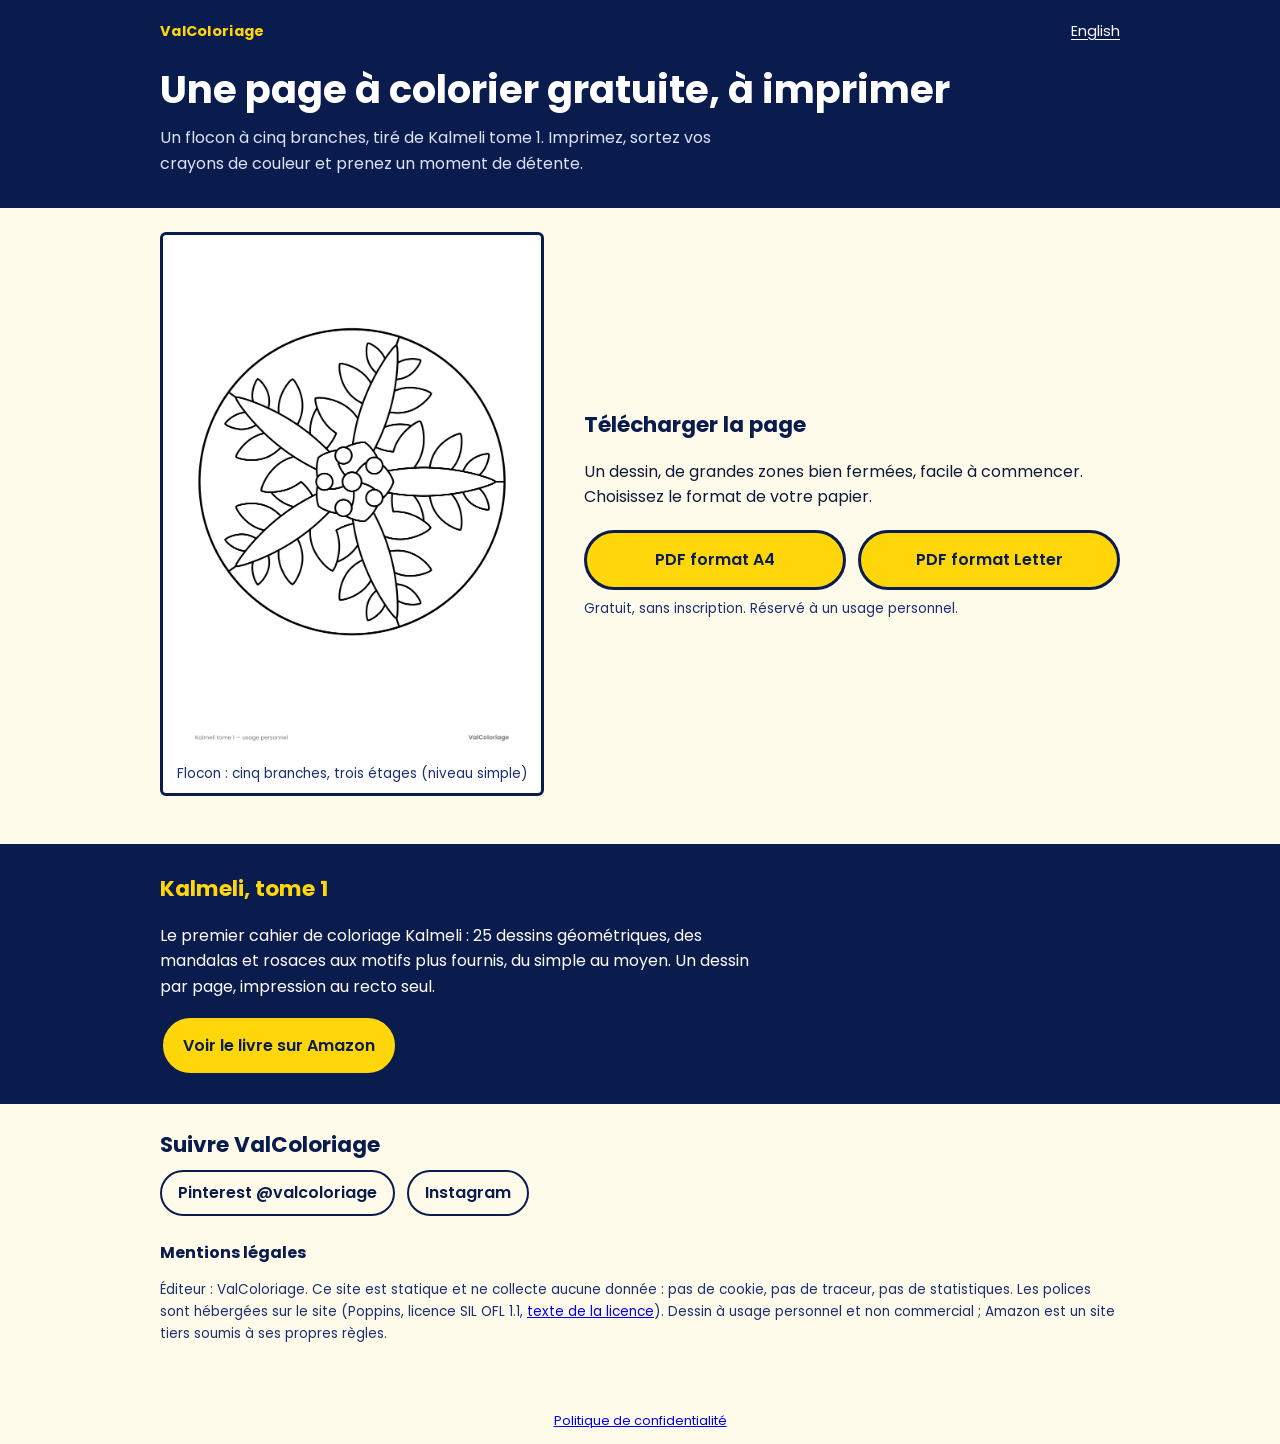
<file: index.html>
<!doctype html>
<html lang="fr">
<head>
<meta charset="utf-8">
<meta name="viewport" content="width=device-width, initial-scale=1">
<title>Page à colorier gratuite : flocon à imprimer | ValColoriage</title>
<meta name="description" content="Un flocon à colorier à imprimer gratuitement, en PDF A4 ou Letter. Coloriage adulte, motif géométrique pour un moment de détente, extrait de Kalmeli tome 1.">
<link rel="stylesheet" href="style.css">
</head>
<body>
<header>
  <div class="contenu">
    <div class="barre">
      <span class="marque">ValColoriage</span>
      <span class="langue"><a href="en/index.html" hreflang="en" lang="en">English</a></span>
    </div>
    <h1>Une page à colorier gratuite, à imprimer</h1>
    <p class="accroche">Un flocon à cinq branches, tiré de Kalmeli tome 1. Imprimez, sortez vos crayons de couleur et prenez un moment de détente.</p>
  </div>
</header>

<main>
  <div class="contenu">
    <div class="page-gratuite">
      <figure class="apercu">
        <img src="img/apercu-flocon.png" width="900" height="1273" alt="Page à colorier : un flocon à cinq branches à rameaux feuillus, dans un grand cercle, en traits noirs sur fond blanc.">
        <figcaption>Flocon : cinq branches, trois étages (niveau simple)</figcaption>
      </figure>
      <div>
        <h2>Télécharger la page</h2>
        <p>Un dessin, de grandes zones bien fermées, facile à commencer. Choisissez le format de votre papier.</p>
        <div class="boutons">
          <a class="bouton" href="pdf/kalmeli-t1-flocon-a4.pdf" download>PDF format A4</a>
          <a class="bouton" href="pdf/kalmeli-t1-flocon-letter.pdf" download>PDF format Letter</a>
        </div>
        <p class="note">Gratuit, sans inscription. Réservé à un usage personnel.</p>
      </div>
    </div>
  </div>
</main>

<section class="livre" id="livre">
  <div class="contenu">
    <h2>Kalmeli, tome 1</h2>
    <p>Le premier cahier de coloriage Kalmeli : 25 dessins géométriques, des mandalas et rosaces aux motifs plus fournis, du simple au moyen. Un dessin par page, impression au recto seul.</p>
    <!-- Lien Amazon FR du tome 1 -->
    <a class="bouton" href="https://www.amazon.fr/dp/B0HPFLVXMB" rel="noopener">Voir le livre sur Amazon</a>
  </div>
</section>

<section class="reseaux" id="reseaux">
  <div class="contenu">
    <h2>Suivre ValColoriage</h2>
    <!-- À REMPLIR : URL des pages sociales (inconnues à ce jour, à confirmer par Léo avant publication). -->
    <ul>
      <li><a href="https://www.pinterest.com/valcoloriage/" rel="noopener">Pinterest @valcoloriage</a></li>
      <li><a href="https://www.instagram.com/livreskalmeli/" rel="noopener">Instagram</a></li>
    </ul>
  </div>
</section>

<footer>
  <div class="contenu">
    <h2 id="mentions">Mentions légales</h2>
    <p>Éditeur : ValColoriage. Ce site est statique et ne collecte aucune donnée : pas de cookie, pas de traceur, pas de statistiques. Les polices sont hébergées sur le site (Poppins, licence SIL OFL 1.1, <a href="fonts/OFL-Poppins.txt">texte de la licence</a>). Dessin à usage personnel et non commercial ; Amazon est un site tiers soumis à ses propres règles.</p>
  </div>
</footer>
<p style="text-align:center;font-size:.8em"><a href="confidentialite.html">Politique de confidentialité</a></p>
</body>
</html>
</file>
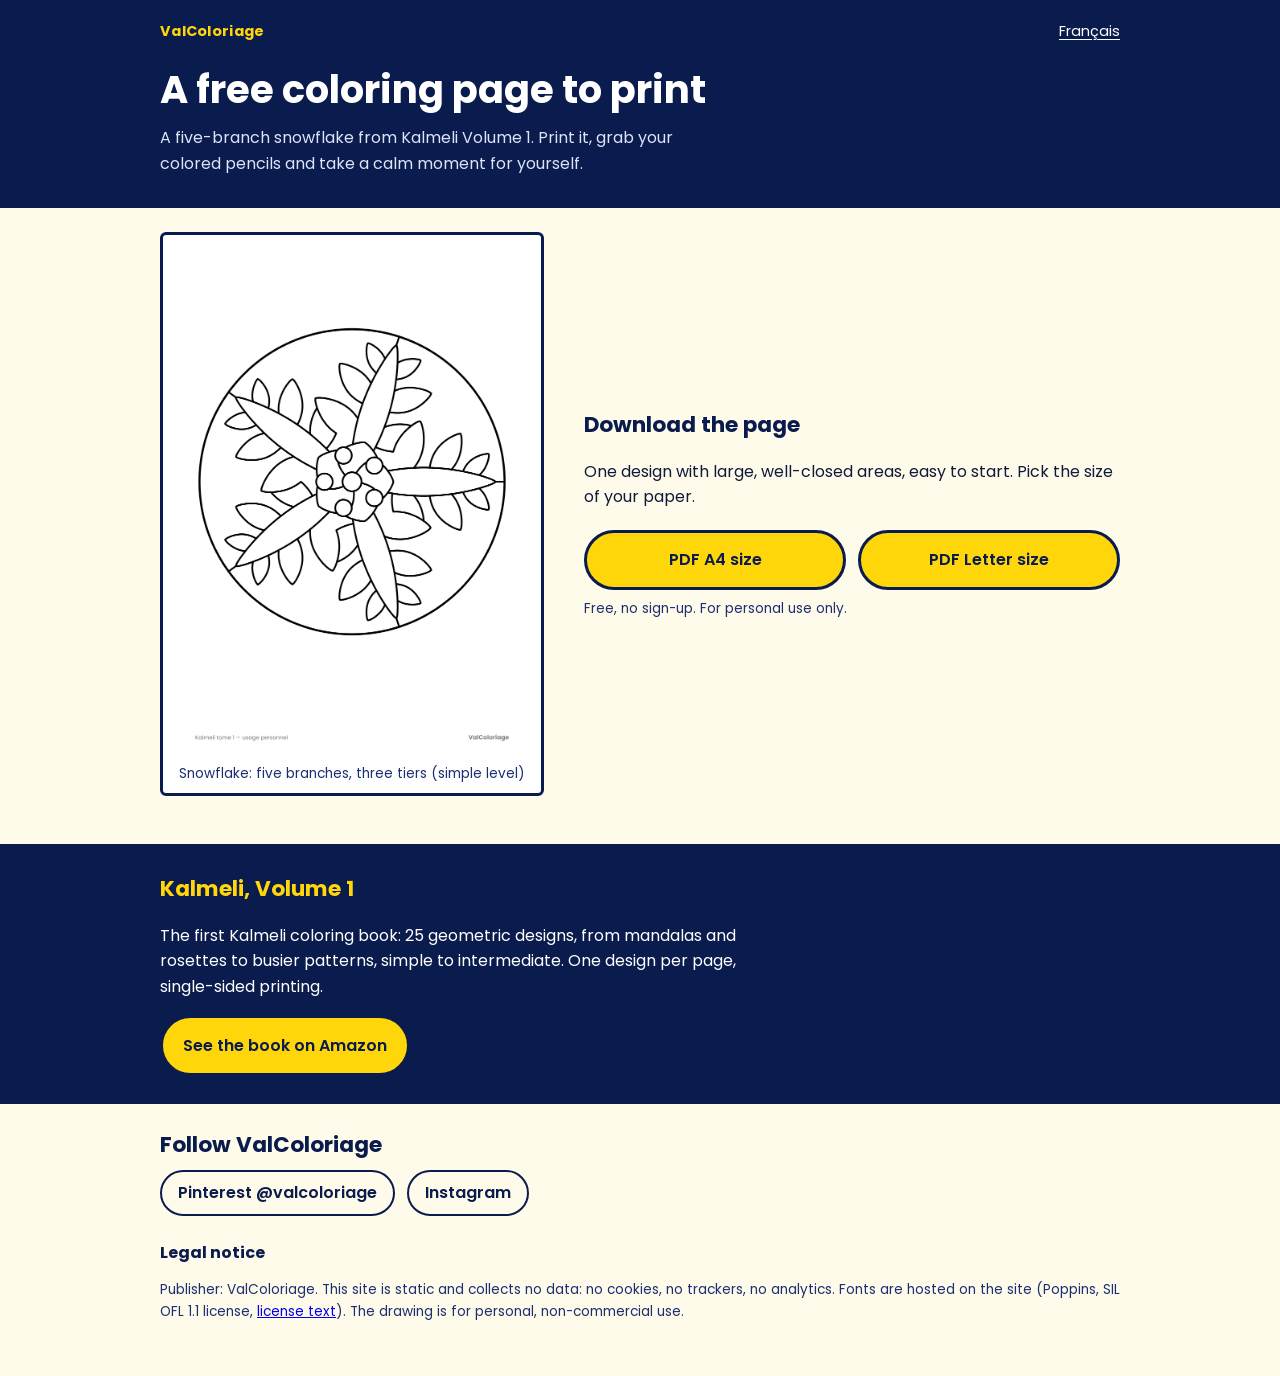
<file: en/index.html>
<!doctype html>
<html lang="en">
<head>
<meta charset="utf-8">
<meta name="viewport" content="width=device-width, initial-scale=1">
<title>Free printable coloring page: snowflake | ValColoriage</title>
<meta name="description" content="A snowflake coloring page to print for free, PDF in A4 or Letter. Adult coloring, a geometric pattern for a calm moment, from Kalmeli Volume 1.">
<link rel="stylesheet" href="../style.css">
</head>
<body>
<header>
  <div class="contenu">
    <div class="barre">
      <span class="marque">ValColoriage</span>
      <span class="langue"><a href="../index.html" hreflang="fr" lang="fr">Français</a></span>
    </div>
    <h1>A free coloring page to print</h1>
    <p class="accroche">A five-branch snowflake from Kalmeli Volume 1. Print it, grab your colored pencils and take a calm moment for yourself.</p>
  </div>
</header>

<main>
  <div class="contenu">
    <div class="page-gratuite">
      <figure class="apercu">
        <img src="../img/apercu-flocon.png" width="900" height="1273" alt="Coloring page: a five-branch snowflake with leafy sprigs inside a large circle, in black lines on white.">
        <figcaption>Snowflake: five branches, three tiers (simple level)</figcaption>
      </figure>
      <div>
        <h2>Download the page</h2>
        <p>One design with large, well-closed areas, easy to start. Pick the size of your paper.</p>
        <div class="boutons">
          <a class="bouton" href="../pdf/kalmeli-t1-flocon-a4.pdf" download>PDF A4 size</a>
          <a class="bouton" href="../pdf/kalmeli-t1-flocon-letter.pdf" download>PDF Letter size</a>
        </div>
        <p class="note">Free, no sign-up. For personal use only.</p>
      </div>
    </div>
  </div>
</main>

<section class="livre" id="livre">
  <div class="contenu">
    <h2>Kalmeli, Volume 1</h2>
    <p>The first Kalmeli coloring book: 25 geometric designs, from mandalas and rosettes to busier patterns, simple to intermediate. One design per page, single-sided printing.</p>
    <!-- Lien Amazon US du volume 1 (EN) -->
    <a class="bouton" href="https://www.amazon.com/dp/B0HPG2SQWB" rel="noopener">See the book on Amazon</a>
  </div>
</section>

<section class="reseaux" id="reseaux">
  <div class="contenu">
    <h2>Follow ValColoriage</h2>
    <!-- À REMPLIR : URL des pages sociales (inconnues à ce jour, à confirmer par Léo avant publication). -->
    <ul>
      <li><a href="https://www.pinterest.com/valcoloriage/" rel="noopener">Pinterest @valcoloriage</a></li>
      <li><a href="https://www.instagram.com/livreskalmeli/" rel="noopener">Instagram</a></li>
    </ul>
  </div>
</section>

<footer>
  <div class="contenu">
    <h2 id="mentions">Legal notice</h2>
    <p>Publisher: ValColoriage. This site is static and collects no data: no cookies, no trackers, no analytics. Fonts are hosted on the site (Poppins, SIL OFL 1.1 license, <a href="../fonts/OFL-Poppins.txt">license text</a>). The drawing is for personal, non-commercial use.</p>
  </div>
</footer>
</body>
</html>
</file>
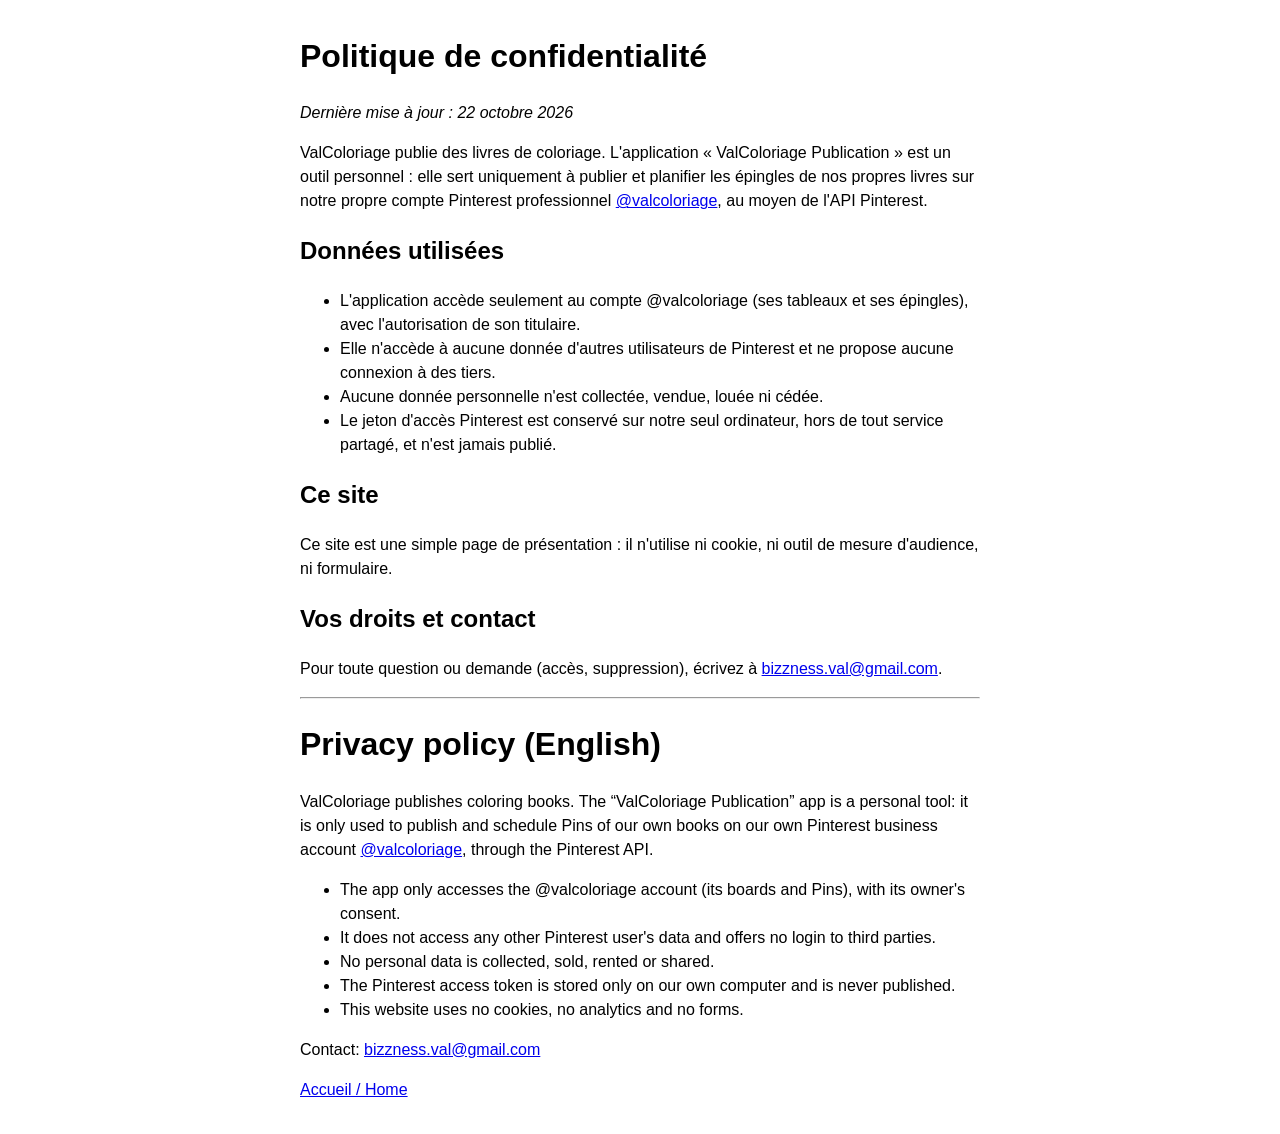
<file: confidentialite.html>
<!doctype html><html lang="fr"><head><meta charset="utf-8"><meta name="viewport" content="width=device-width,initial-scale=1"><title>Politique de confidentialité – ValColoriage</title></head>
<body style="font-family:sans-serif;max-width:680px;margin:2em auto;padding:0 1em;line-height:1.5">
<h1>Politique de confidentialité</h1>
<p><em>Dernière mise à jour : 22 octobre 2026</em></p>
<p>ValColoriage publie des livres de coloriage. L'application « ValColoriage Publication » est un outil personnel : elle sert uniquement à publier et planifier les épingles de nos propres livres sur notre propre compte Pinterest professionnel <a href="https://www.pinterest.com/valcoloriage/">@valcoloriage</a>, au moyen de l'API Pinterest.</p>
<h2>Données utilisées</h2>
<ul>
<li>L'application accède seulement au compte @valcoloriage (ses tableaux et ses épingles), avec l'autorisation de son titulaire.</li>
<li>Elle n'accède à aucune donnée d'autres utilisateurs de Pinterest et ne propose aucune connexion à des tiers.</li>
<li>Aucune donnée personnelle n'est collectée, vendue, louée ni cédée.</li>
<li>Le jeton d'accès Pinterest est conservé sur notre seul ordinateur, hors de tout service partagé, et n'est jamais publié.</li>
</ul>
<h2>Ce site</h2>
<p>Ce site est une simple page de présentation : il n'utilise ni cookie, ni outil de mesure d'audience, ni formulaire.</p>
<h2>Vos droits et contact</h2>
<p>Pour toute question ou demande (accès, suppression), écrivez à <a href="mailto:bizzness.val@gmail.com">bizzness.val@gmail.com</a>.</p>
<hr>
<h1 lang="en">Privacy policy (English)</h1>
<div lang="en">
<p>ValColoriage publishes coloring books. The “ValColoriage Publication” app is a personal tool: it is only used to publish and schedule Pins of our own books on our own Pinterest business account <a href="https://www.pinterest.com/valcoloriage/">@valcoloriage</a>, through the Pinterest API.</p>
<ul>
<li>The app only accesses the @valcoloriage account (its boards and Pins), with its owner's consent.</li>
<li>It does not access any other Pinterest user's data and offers no login to third parties.</li>
<li>No personal data is collected, sold, rented or shared.</li>
<li>The Pinterest access token is stored only on our own computer and is never published.</li>
<li>This website uses no cookies, no analytics and no forms.</li>
</ul>
<p>Contact: <a href="mailto:bizzness.val@gmail.com">bizzness.val@gmail.com</a></p>
</div>
<p><a href="index.html">Accueil / Home</a></p></body></html>
</file>
<file: style.css>
/* ValColoriage : page gratuite Kalmeli tome 1. Aucune ressource externe. Couleurs de la couverture : bleu nuit #0A1B4D, jaune #FFD60A. */
@font-face { font-family: "Poppins"; src: url("fonts/Poppins-Regular.ttf") format("truetype"); font-weight: 400; font-display: swap; }
@font-face { font-family: "Poppins"; src: url("fonts/Poppins-SemiBold.ttf") format("truetype"); font-weight: 600; font-display: swap; }
@font-face { font-family: "Poppins"; src: url("fonts/Poppins-Bold.ttf") format("truetype"); font-weight: 700; font-display: swap; }

:root {
  --nuit: #0A1B4D;
  --nuit-clair: #1B2F72;
  --jaune: #FFD60A;
  --creme: #FFFBEA;
  --texte: #101A3A;
}
* { box-sizing: border-box; }
html { -webkit-text-size-adjust: 100%; }
body {
  margin: 0;
  font-family: "Poppins", system-ui, sans-serif;
  font-size: 1rem;
  line-height: 1.6;
  color: var(--texte);
  background: var(--creme);
}
.contenu { width: 100%; max-width: 62rem; margin: 0 auto; padding: 0 1rem; }

header { background: var(--nuit); color: #fff; padding: 1.25rem 0 2rem; }
.barre { display: flex; justify-content: space-between; align-items: center; gap: 1rem; font-size: 0.9rem; }
.marque { font-weight: 700; letter-spacing: 0.02em; color: var(--jaune); }
.langue a { color: #fff; text-decoration: underline; text-underline-offset: 3px; }
h1 { font-size: 1.75rem; line-height: 1.2; margin: 1.5rem 0 0.75rem; font-weight: 700; }
.accroche { margin: 0; color: #DDE3F8; max-width: 36rem; }

main { padding: 1.5rem 0 1rem; }
.page-gratuite { display: grid; gap: 1.5rem; }
.apercu { margin: 0; background: #fff; border: 3px solid var(--nuit); border-radius: 6px; padding: 0.5rem; max-width: 24rem; width: 100%; justify-self: center; }
.apercu img { display: block; width: 100%; height: auto; }
.apercu figcaption { font-size: 0.85rem; text-align: center; padding-top: 0.5rem; color: var(--nuit-clair); }
h2 { font-size: 1.35rem; margin: 0 0 0.5rem; color: var(--nuit); }
.boutons { display: grid; gap: 0.75rem; margin: 1.25rem 0 0.5rem; }
.bouton {
  display: block; text-align: center; text-decoration: none; font-weight: 600;
  padding: 0.9rem 1.25rem; border-radius: 999px; min-height: 3rem;
  background: var(--jaune); color: var(--nuit); border: 3px solid var(--nuit);
}
.bouton:hover, .bouton:focus-visible { background: var(--nuit); color: var(--jaune); }
.bouton.discret { background: transparent; }
.bouton.discret:hover, .bouton.discret:focus-visible { background: var(--nuit); color: var(--jaune); }
.note { font-size: 0.85rem; color: var(--nuit-clair); margin: 0.25rem 0 0; }
.inactif { display: block; text-align: center; padding: 0.9rem 1.25rem; border-radius: 999px; border: 3px dashed var(--nuit-clair); color: var(--nuit-clair); font-weight: 600; }

section.livre { background: var(--nuit); color: #fff; margin: 2rem 0 0; padding: 1.75rem 0; }
section.livre h2 { color: var(--jaune); }
section.livre p { max-width: 38rem; }
section.livre .bouton { display: inline-block; }
section.livre .bouton:hover, section.livre .bouton:focus-visible { background: #fff; color: var(--nuit); border-color: #fff; }
section.livre .inactif { display: inline-block; border-color: #9FB0E6; color: #DDE3F8; }

.reseaux { padding: 1.5rem 0 0.5rem; }
.reseaux ul { list-style: none; margin: 0; padding: 0; display: flex; flex-wrap: wrap; gap: 0.75rem; }
.reseaux a { display: inline-block; padding: 0.5rem 1rem; border: 2px solid var(--nuit); border-radius: 999px; color: var(--nuit); text-decoration: none; font-weight: 600; }
.reseaux a:hover, .reseaux a:focus-visible { background: var(--nuit); color: var(--jaune); }

footer { padding: 1rem 0 2.5rem; font-size: 0.85rem; color: var(--nuit-clair); }
footer h2 { font-size: 1rem; }
a:focus-visible { outline: 3px solid var(--jaune); outline-offset: 2px; }
header a:focus-visible { outline-color: #fff; }

@media (min-width: 48rem) {
  h1 { font-size: 2.4rem; }
  .page-gratuite { grid-template-columns: 24rem 1fr; align-items: center; gap: 2.5rem; }
  .boutons { grid-template-columns: 1fr 1fr; }
}
@media print { header, section.livre, .reseaux, footer { display: none; } }
</file>
